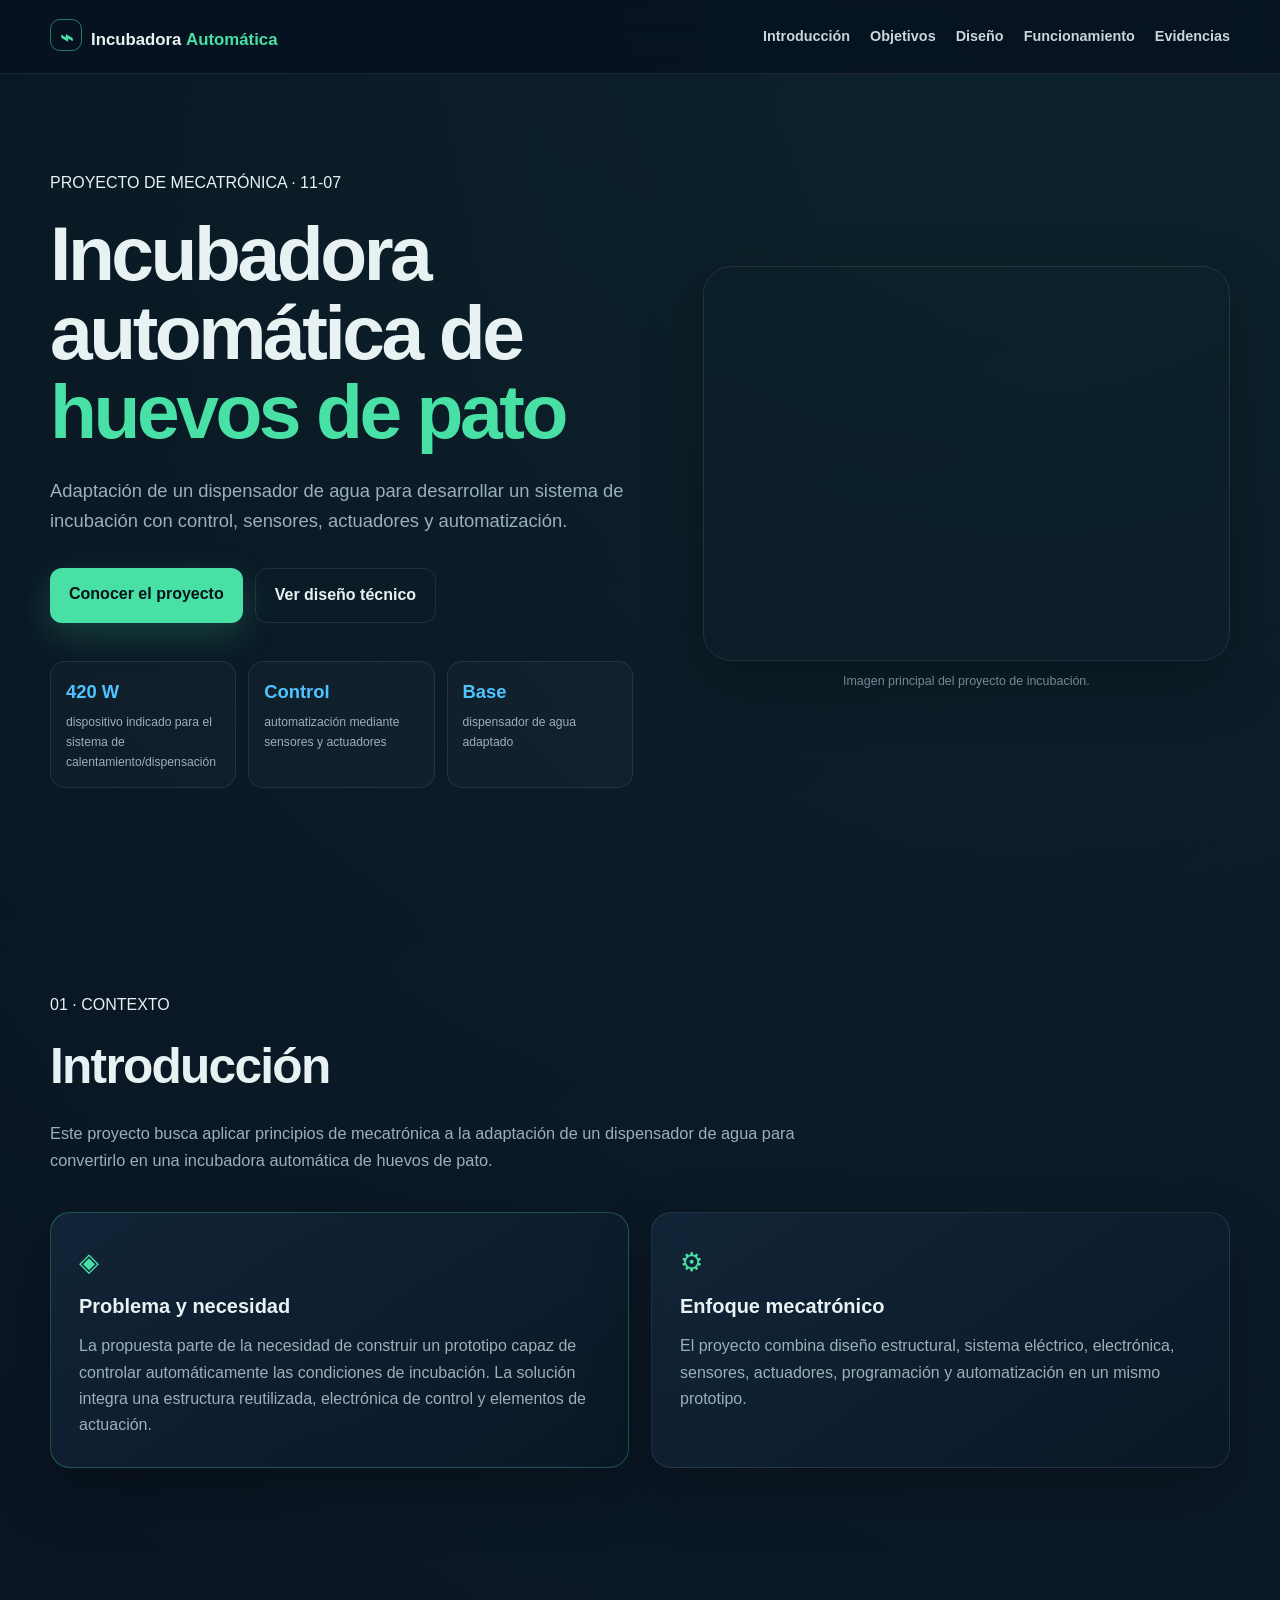
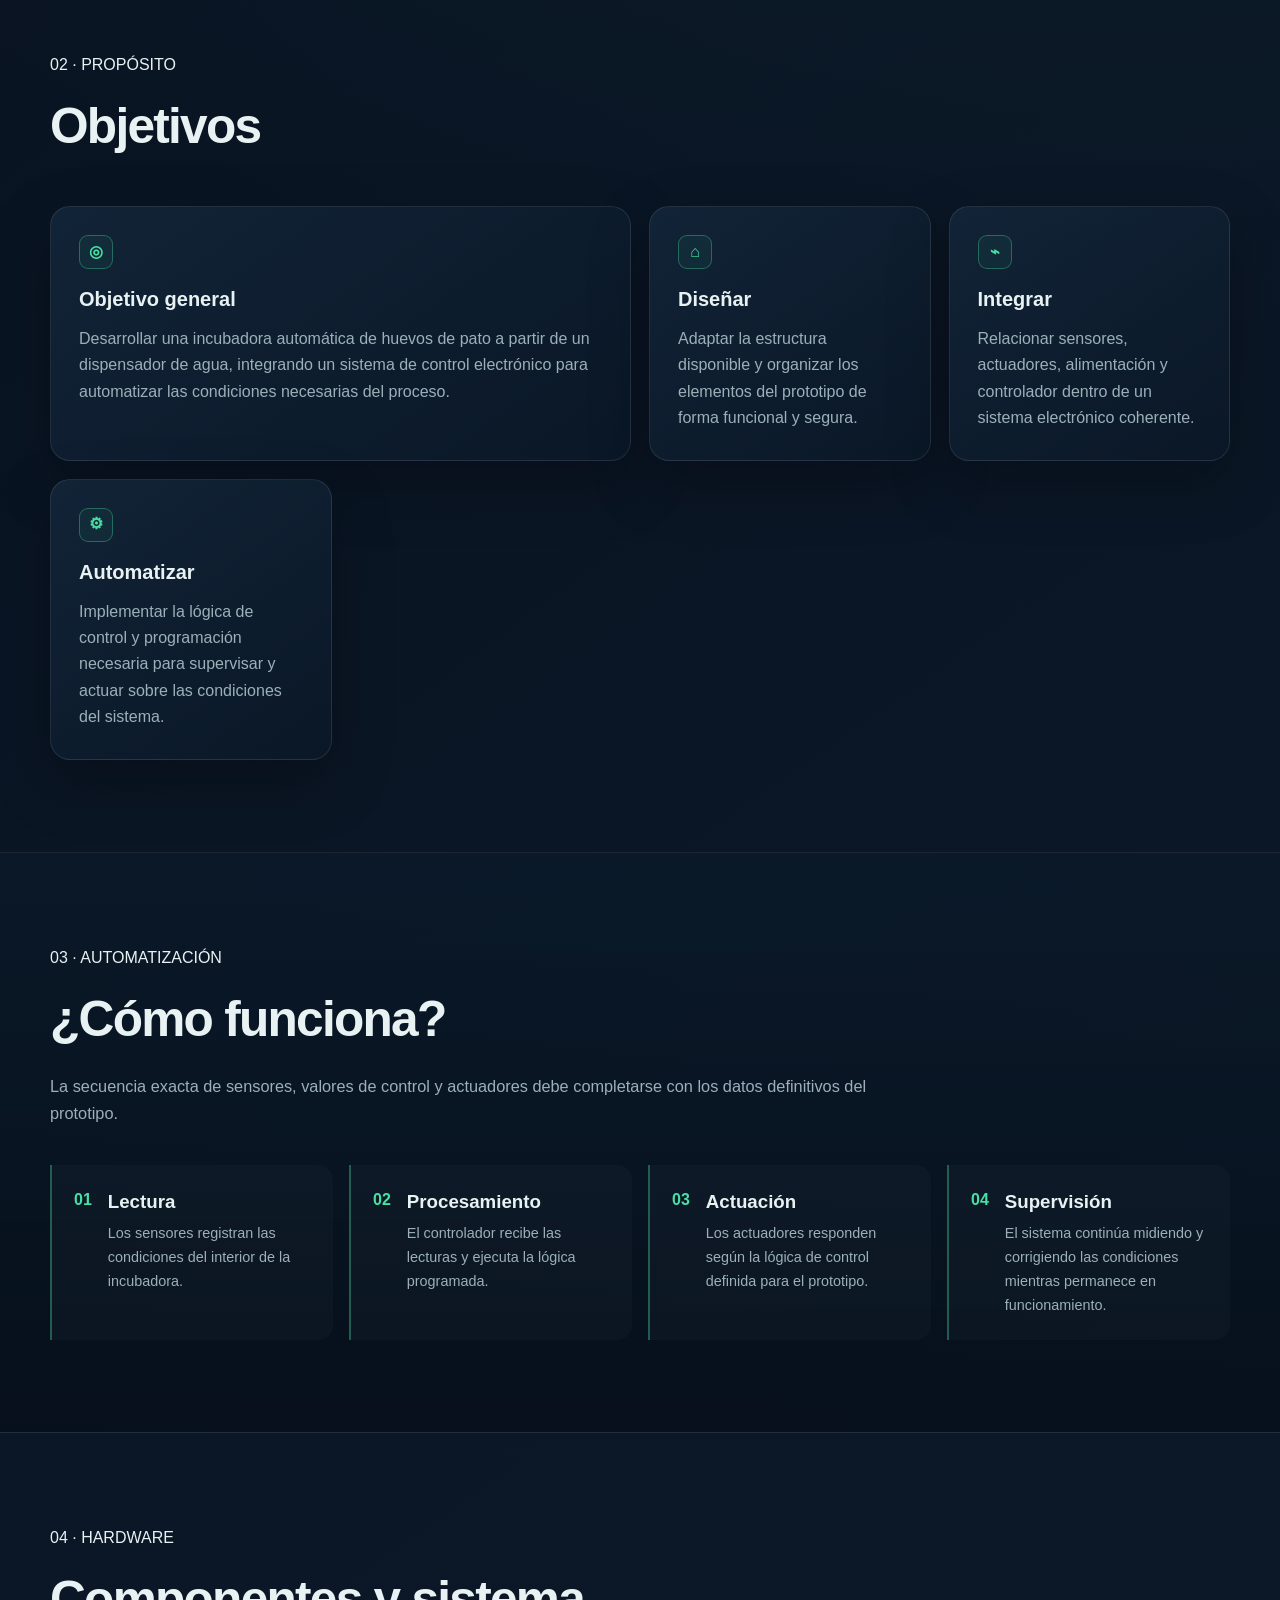
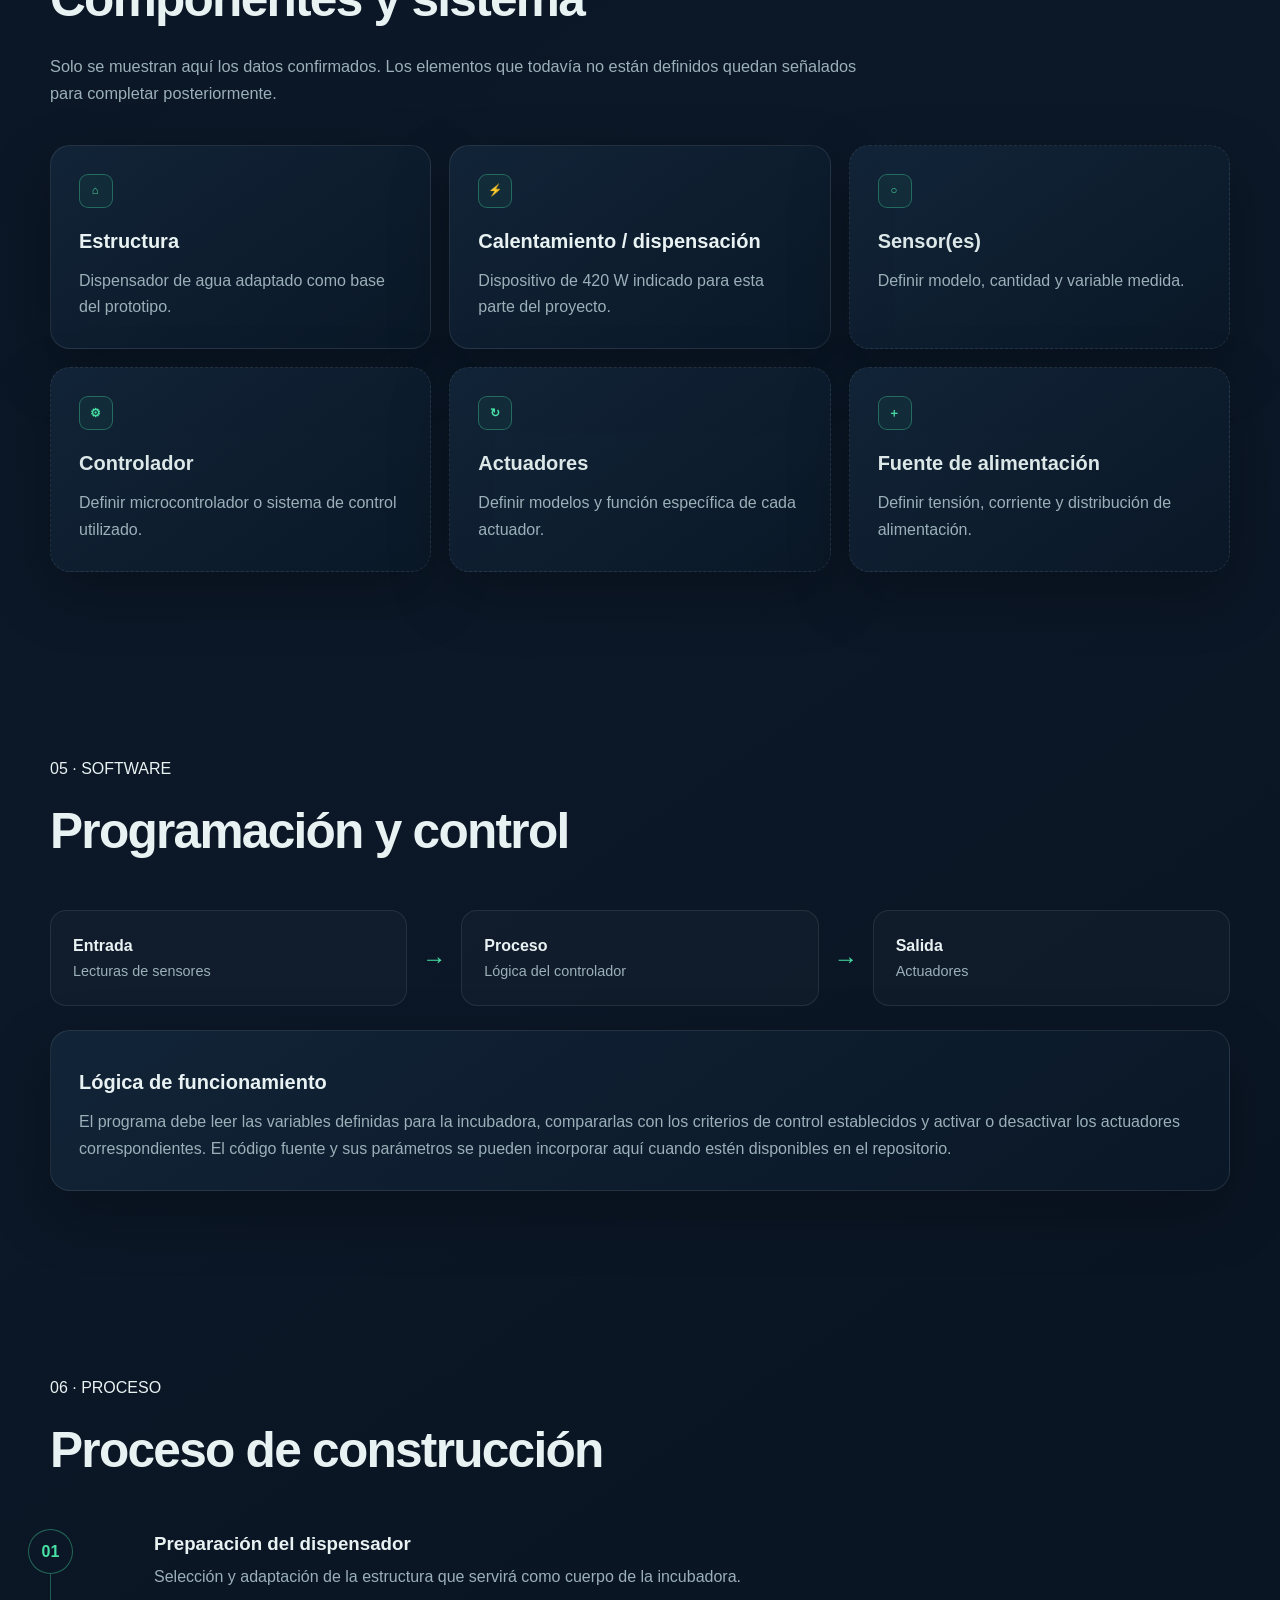
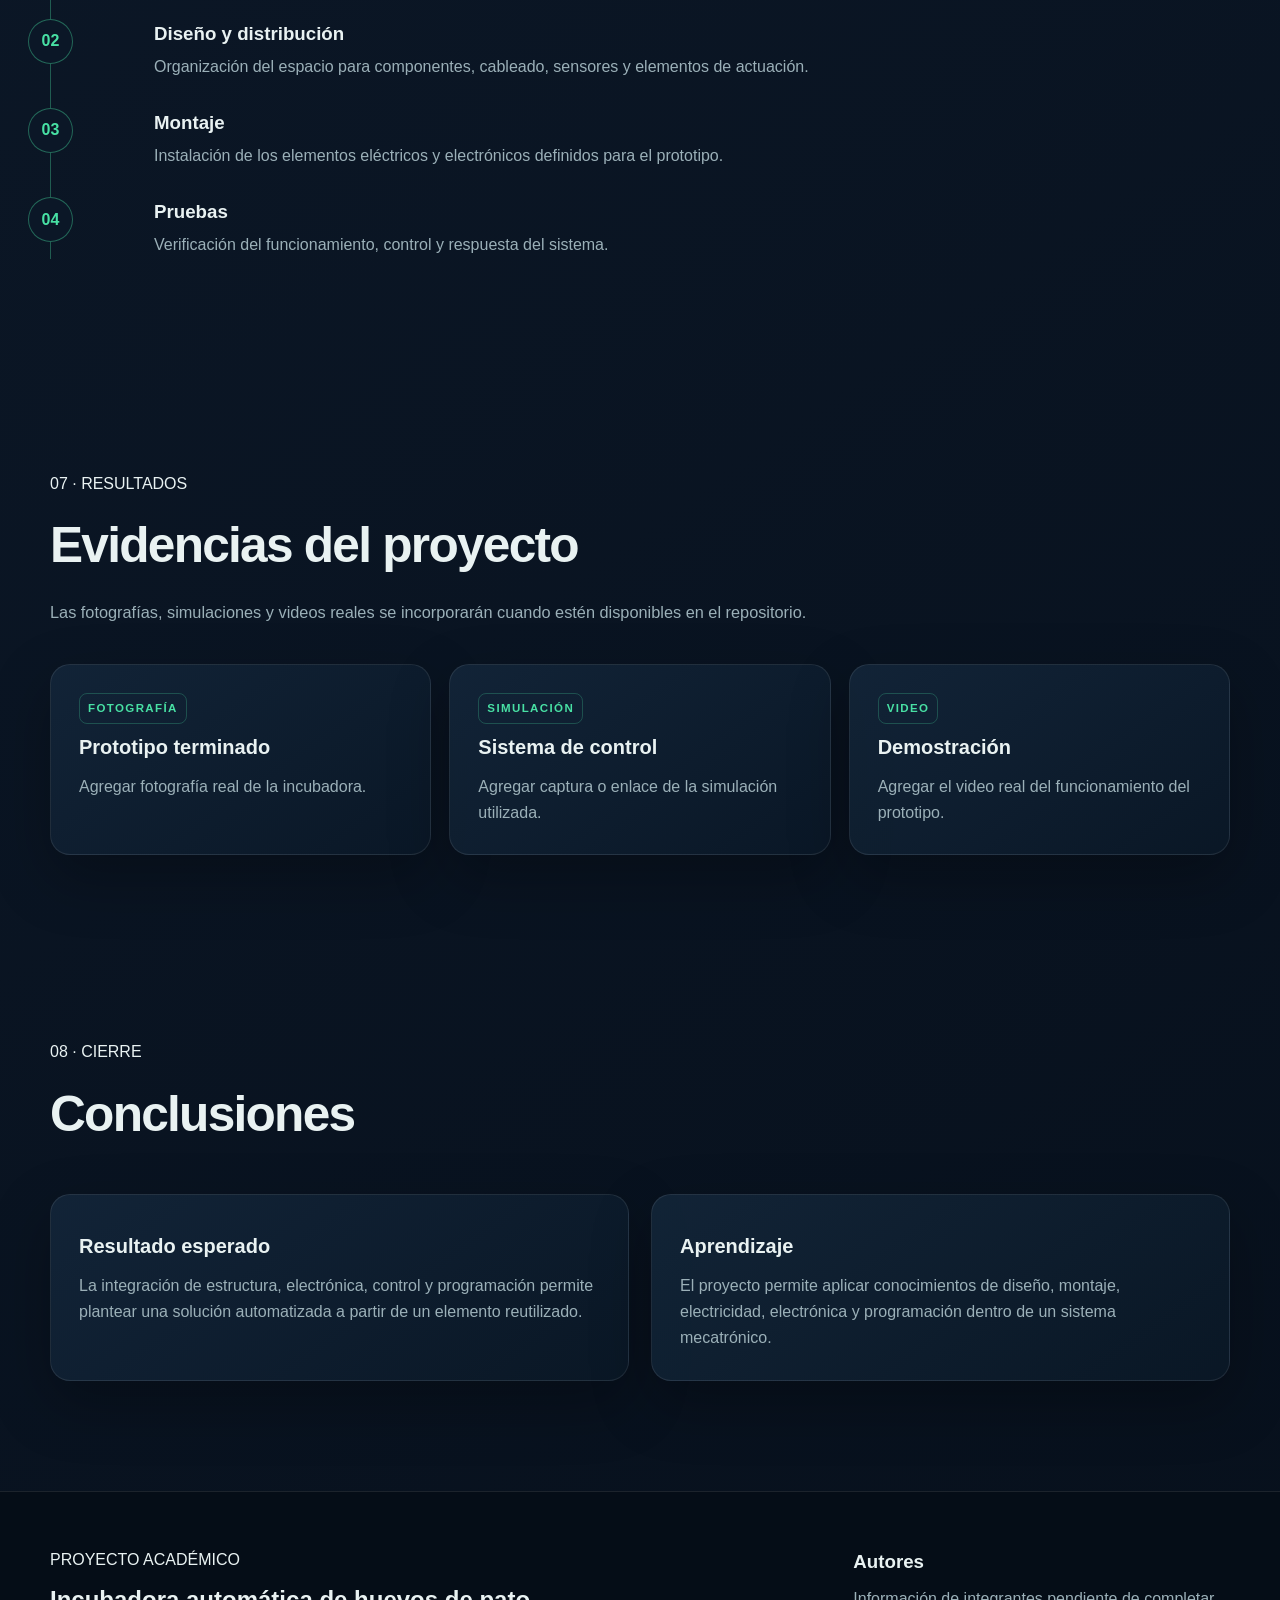
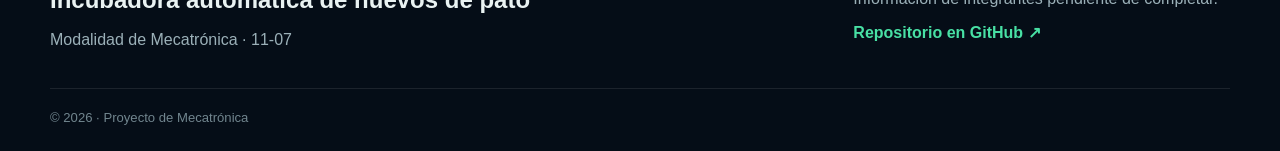
<file: index.html>
<!DOCTYPE html>
<html lang="es">
<head>
    <meta charset="UTF-8">
    <meta name="viewport" content="width=device-width, initial-scale=1.0">
    <meta name="description" content="Incubadora automática de huevos de pato - proyecto de Mecatrónica 11-07.">
    <title>Incubadora Automática de Huevos de Pato | Mecatrónica 11-07</title>
    <link rel="stylesheet" href="./style.css">
</head>
<body>
<header class="site-header" id="inicio">
    <nav class="navbar" aria-label="Navegación principal">
        <a class="brand" href="#inicio"><span class="brand-mark">⌁</span><span>Incubadora <strong>Automática</strong></span></a>
        <div class="nav-links">
            <a href="#introduccion">Introducción</a><a href="#objetivos">Objetivos</a><a href="./design.html">Diseño</a><a href="#funcionamiento">Funcionamiento</a><a href="#evidencias">Evidencias</a>
        </div>
    </nav>
</header>
<main>
<section class="hero section-shell">
    <div class="hero-copy"><span class="eyebrow">PROYECTO DE MECATRÓNICA · 11-07</span><h1>Incubadora automática de <span>huevos de pato</span></h1><p>Adaptación de un dispensador de agua para desarrollar un sistema de incubación con control, sensores, actuadores y automatización.</p><div class="hero-actions"><a class="btn btn-primary" href="#introduccion">Conocer el proyecto</a><a class="btn btn-ghost" href="./design.html">Ver diseño técnico</a></div><div class="hero-specs"><div><strong>420 W</strong><span>dispositivo indicado para el sistema de calentamiento/dispensación</span></div><div><strong>Control</strong><span>automatización mediante sensores y actuadores</span></div><div><strong>Base</strong><span>dispensador de agua adaptado</span></div></div></div>
    <div class="hero-visual"><img src="./img/posicion-huevos-incubadora.jpg" alt="Huevos dentro de una incubadora"><p class="image-note">Imagen principal del proyecto de incubación.</p></div>
</section>
<section class="section-shell" id="introduccion"><div class="section-heading"><span class="eyebrow">01 · CONTEXTO</span><h2>Introducción</h2><p>Este proyecto busca aplicar principios de mecatrónica a la adaptación de un dispensador de agua para convertirlo en una incubadora automática de huevos de pato.</p></div><div class="two-column"><article class="info-panel accent"><span class="panel-icon">◈</span><h3>Problema y necesidad</h3><p>La propuesta parte de la necesidad de construir un prototipo capaz de controlar automáticamente las condiciones de incubación. La solución integra una estructura reutilizada, electrónica de control y elementos de actuación.</p></article><article class="info-panel"><span class="panel-icon">⚙</span><h3>Enfoque mecatrónico</h3><p>El proyecto combina diseño estructural, sistema eléctrico, electrónica, sensores, actuadores, programación y automatización en un mismo prototipo.</p></article></div></section>
<section class="section-shell" id="objetivos"><div class="section-heading"><span class="eyebrow">02 · PROPÓSITO</span><h2>Objetivos</h2></div><div class="cards-grid"><article class="card featured"><span class="card-icon-simple">◎</span><h3>Objetivo general</h3><p>Desarrollar una incubadora automática de huevos de pato a partir de un dispensador de agua, integrando un sistema de control electrónico para automatizar las condiciones necesarias del proceso.</p></article><article class="card"><span class="card-icon-simple">⌂</span><h3>Diseñar</h3><p>Adaptar la estructura disponible y organizar los elementos del prototipo de forma funcional y segura.</p></article><article class="card"><span class="card-icon-simple">⌁</span><h3>Integrar</h3><p>Relacionar sensores, actuadores, alimentación y controlador dentro de un sistema electrónico coherente.</p></article><article class="card"><span class="card-icon-simple">⚙</span><h3>Automatizar</h3><p>Implementar la lógica de control y programación necesaria para supervisar y actuar sobre las condiciones del sistema.</p></article></div></section>
<section class="section-shell dark-section" id="funcionamiento"><div class="section-heading"><span class="eyebrow">03 · AUTOMATIZACIÓN</span><h2>¿Cómo funciona?</h2><p>La secuencia exacta de sensores, valores de control y actuadores debe completarse con los datos definitivos del prototipo.</p></div><div class="steps"><div class="step"><span>01</span><div><h3>Lectura</h3><p>Los sensores registran las condiciones del interior de la incubadora.</p></div></div><div class="step"><span>02</span><div><h3>Procesamiento</h3><p>El controlador recibe las lecturas y ejecuta la lógica programada.</p></div></div><div class="step"><span>03</span><div><h3>Actuación</h3><p>Los actuadores responden según la lógica de control definida para el prototipo.</p></div></div><div class="step"><span>04</span><div><h3>Supervisión</h3><p>El sistema continúa midiendo y corrigiendo las condiciones mientras permanece en funcionamiento.</p></div></div></div></section>
<section class="section-shell" id="componentes"><div class="section-heading"><span class="eyebrow">04 · HARDWARE</span><h2>Componentes y sistema</h2><p>Solo se muestran aquí los datos confirmados. Los elementos que todavía no están definidos quedan señalados para completar posteriormente.</p></div><div class="component-grid"><div class="component"><span class="component-icon">⌂</span><h3>Estructura</h3><p>Dispensador de agua adaptado como base del prototipo.</p></div><div class="component"><span class="component-icon">⚡</span><h3>Calentamiento / dispensación</h3><p>Dispositivo de 420 W indicado para esta parte del proyecto.</p></div><div class="component pending"><span class="component-icon">○</span><h3>Sensor(es)</h3><p>Definir modelo, cantidad y variable medida.</p></div><div class="component pending"><span class="component-icon">⚙</span><h3>Controlador</h3><p>Definir microcontrolador o sistema de control utilizado.</p></div><div class="component pending"><span class="component-icon">↻</span><h3>Actuadores</h3><p>Definir modelos y función específica de cada actuador.</p></div><div class="component pending"><span class="component-icon">＋</span><h3>Fuente de alimentación</h3><p>Definir tensión, corriente y distribución de alimentación.</p></div></div></section>
<section class="section-shell" id="programacion"><div class="section-heading"><span class="eyebrow">05 · SOFTWARE</span><h2>Programación y control</h2></div><div class="code-explainer"><div><strong>Entrada</strong><span>Lecturas de sensores</span></div><div class="arrow">→</div><div><strong>Proceso</strong><span>Lógica del controlador</span></div><div class="arrow">→</div><div><strong>Salida</strong><span>Actuadores</span></div></div><article class="info-panel"><h3>Lógica de funcionamiento</h3><p>El programa debe leer las variables definidas para la incubadora, compararlas con los criterios de control establecidos y activar o desactivar los actuadores correspondientes. El código fuente y sus parámetros se pueden incorporar aquí cuando estén disponibles en el repositorio.</p></article></section>
<section class="section-shell" id="construccion"><div class="section-heading"><span class="eyebrow">06 · PROCESO</span><h2>Proceso de construcción</h2></div><ol class="timeline"><li><span>01</span><div><h3>Preparación del dispensador</h3><p>Selección y adaptación de la estructura que servirá como cuerpo de la incubadora.</p></div></li><li><span>02</span><div><h3>Diseño y distribución</h3><p>Organización del espacio para componentes, cableado, sensores y elementos de actuación.</p></div></li><li><span>03</span><div><h3>Montaje</h3><p>Instalación de los elementos eléctricos y electrónicos definidos para el prototipo.</p></div></li><li><span>04</span><div><h3>Pruebas</h3><p>Verificación del funcionamiento, control y respuesta del sistema.</p></div></li></ol></section>
<section class="section-shell" id="evidencias"><div class="section-heading"><span class="eyebrow">07 · RESULTADOS</span><h2>Evidencias del proyecto</h2><p>Las fotografías, simulaciones y videos reales se incorporarán cuando estén disponibles en el repositorio.</p></div><div class="evidence-grid"><article class="evidence"><span>FOTOGRAFÍA</span><h3>Prototipo terminado</h3><p>Agregar fotografía real de la incubadora.</p></article><article class="evidence"><span>SIMULACIÓN</span><h3>Sistema de control</h3><p>Agregar captura o enlace de la simulación utilizada.</p></article><article class="evidence"><span>VIDEO</span><h3>Demostración</h3><p>Agregar el video real del funcionamiento del prototipo.</p></article></div></section>
<section class="section-shell conclusions"><div class="section-heading"><span class="eyebrow">08 · CIERRE</span><h2>Conclusiones</h2></div><div class="two-column"><article class="info-panel"><h3>Resultado esperado</h3><p>La integración de estructura, electrónica, control y programación permite plantear una solución automatizada a partir de un elemento reutilizado.</p></article><article class="info-panel"><h3>Aprendizaje</h3><p>El proyecto permite aplicar conocimientos de diseño, montaje, electricidad, electrónica y programación dentro de un sistema mecatrónico.</p></article></div></section>
</main>
<footer id="contacto"><div class="footer-inner"><div><span class="eyebrow">PROYECTO ACADÉMICO</span><h2>Incubadora automática de huevos de pato</h2><p>Modalidad de Mecatrónica · 11-07</p></div><div><h3>Autores</h3><p>Información de integrantes pendiente de completar.</p><a href="https://github.com/JuanJainas/PROYECTO-AUTOMA-O" target="_blank" rel="noopener noreferrer">Repositorio en GitHub ↗</a></div></div><p class="footer-copy">© 2026 · Proyecto de Mecatrónica</p></footer>
</body>
</html>
</file>
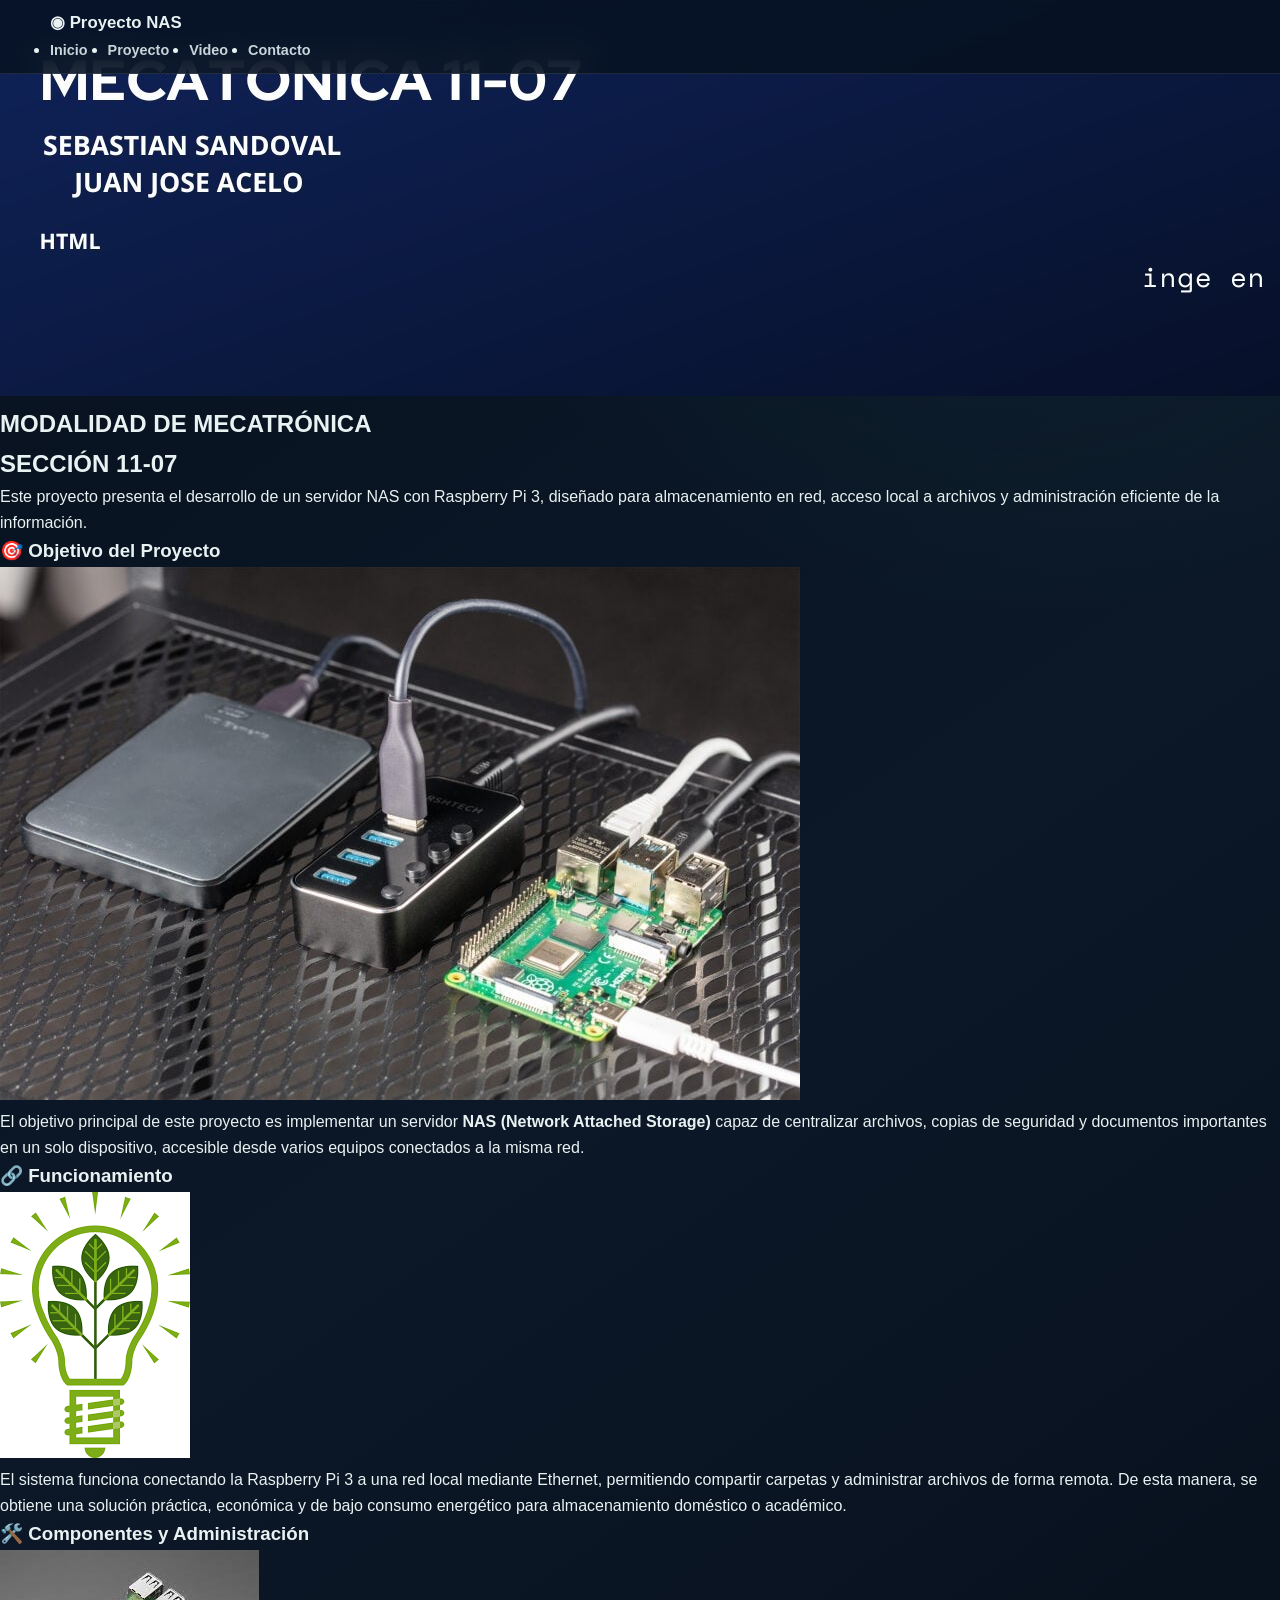
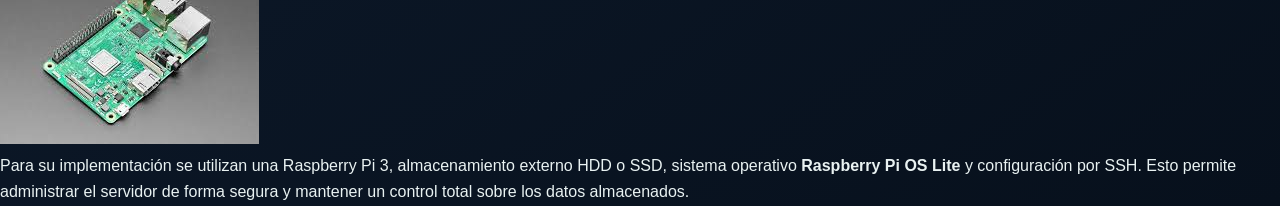
<file: about.html>
<!DOCTYPE html>
<html lang="es">
<head>
    <meta charset="UTF-8">
    <meta name="viewport" content="width=device-width, initial-scale=1.0">
    <title>Proyecto NAS - Raspberry Pi 3</title>
    <link rel="stylesheet" href="./style.css">
</head>
<body>

    <nav class="navbar">
        <div class="nav-contenedor">
            <div class="brand">
                <span class="brand-icon">◉</span>
                <span>Proyecto NAS</span>
            </div>

            <ul class="nav-links">
                <li><a href="./index.html">Inicio</a></li>
                <li><a href="#descripcion">Proyecto</a></li>
                <li><a href="./index.html#video">Video</a></li>
                <li><a href="./index.html#footer-info">Contacto</a></li>
            </ul>
        </div>
    </nav>

    <header id="inicio">
        <div id="banner">
            <img src="./img/banner.jpg.jpg" alt="Banner del proyecto NAS">
        </div>
    </header>

    <main class="contenedor-principal">

        <section class="presentacion">
            <h1 id="titulo">MODALIDAD DE MECATRÓNICA</h1>
            <h2 id="subtitulo">SECCIÓN 11-07</h2>

            <p class="descripcion_intro">
                Este proyecto presenta el desarrollo de un servidor NAS con Raspberry Pi 3, diseñado para almacenamiento en red, acceso local a archivos y administración eficiente de la información.
            </p>
        </section>

        <section id="descripcion">

            <article class="tarjeta_desc">
                <h3><span class="card-icon">🎯</span> Objetivo del Proyecto</h3>
                <img src="img/NAS.jpg" alt="Objetivo del proyecto NAS">
                <p>
                    El objetivo principal de este proyecto es implementar un servidor <b>NAS (Network Attached Storage)</b> capaz de centralizar archivos, copias de seguridad y documentos importantes en un solo dispositivo, accesible desde varios equipos conectados a la misma red.
                </p>
            </article>

            <article class="tarjeta_desc">
                <h3><span class="card-icon">🔗</span> Funcionamiento</h3>
                <img src="img/images.png" alt="Funcionamiento del NAS">
                <p>
                    El sistema funciona conectando la Raspberry Pi 3 a una red local mediante Ethernet, permitiendo compartir carpetas y administrar archivos de forma remota. De esta manera, se obtiene una solución práctica, económica y de bajo consumo energético para almacenamiento doméstico o académico.
                </p>
            </article>

            <article class="tarjeta_desc">
                <h3><span class="card-icon">🛠️</span> Componentes y Administración</h3>
                <img src="img/RaspBerry Pi 3.jfif" alt="Componentes del proyecto NAS">
                <p>
                    Para su implementación se utilizan una Raspberry Pi 3, almacenamiento externo HDD o SSD, sistema operativo <b>Raspberry Pi OS Lite</b> y configuración por SSH. Esto permite administrar el servidor de forma segura y mantener un control total sobre los datos almacenados.
                </p>
            </article>

        </section>
    </main>

    <script>
        if ('scrollRestoration' in history) {
            history.scrollRestoration = 'manual';
        }
        window.onload = () => window.scrollTo(0, 0);
    </script>

</body>
</html>
</file>
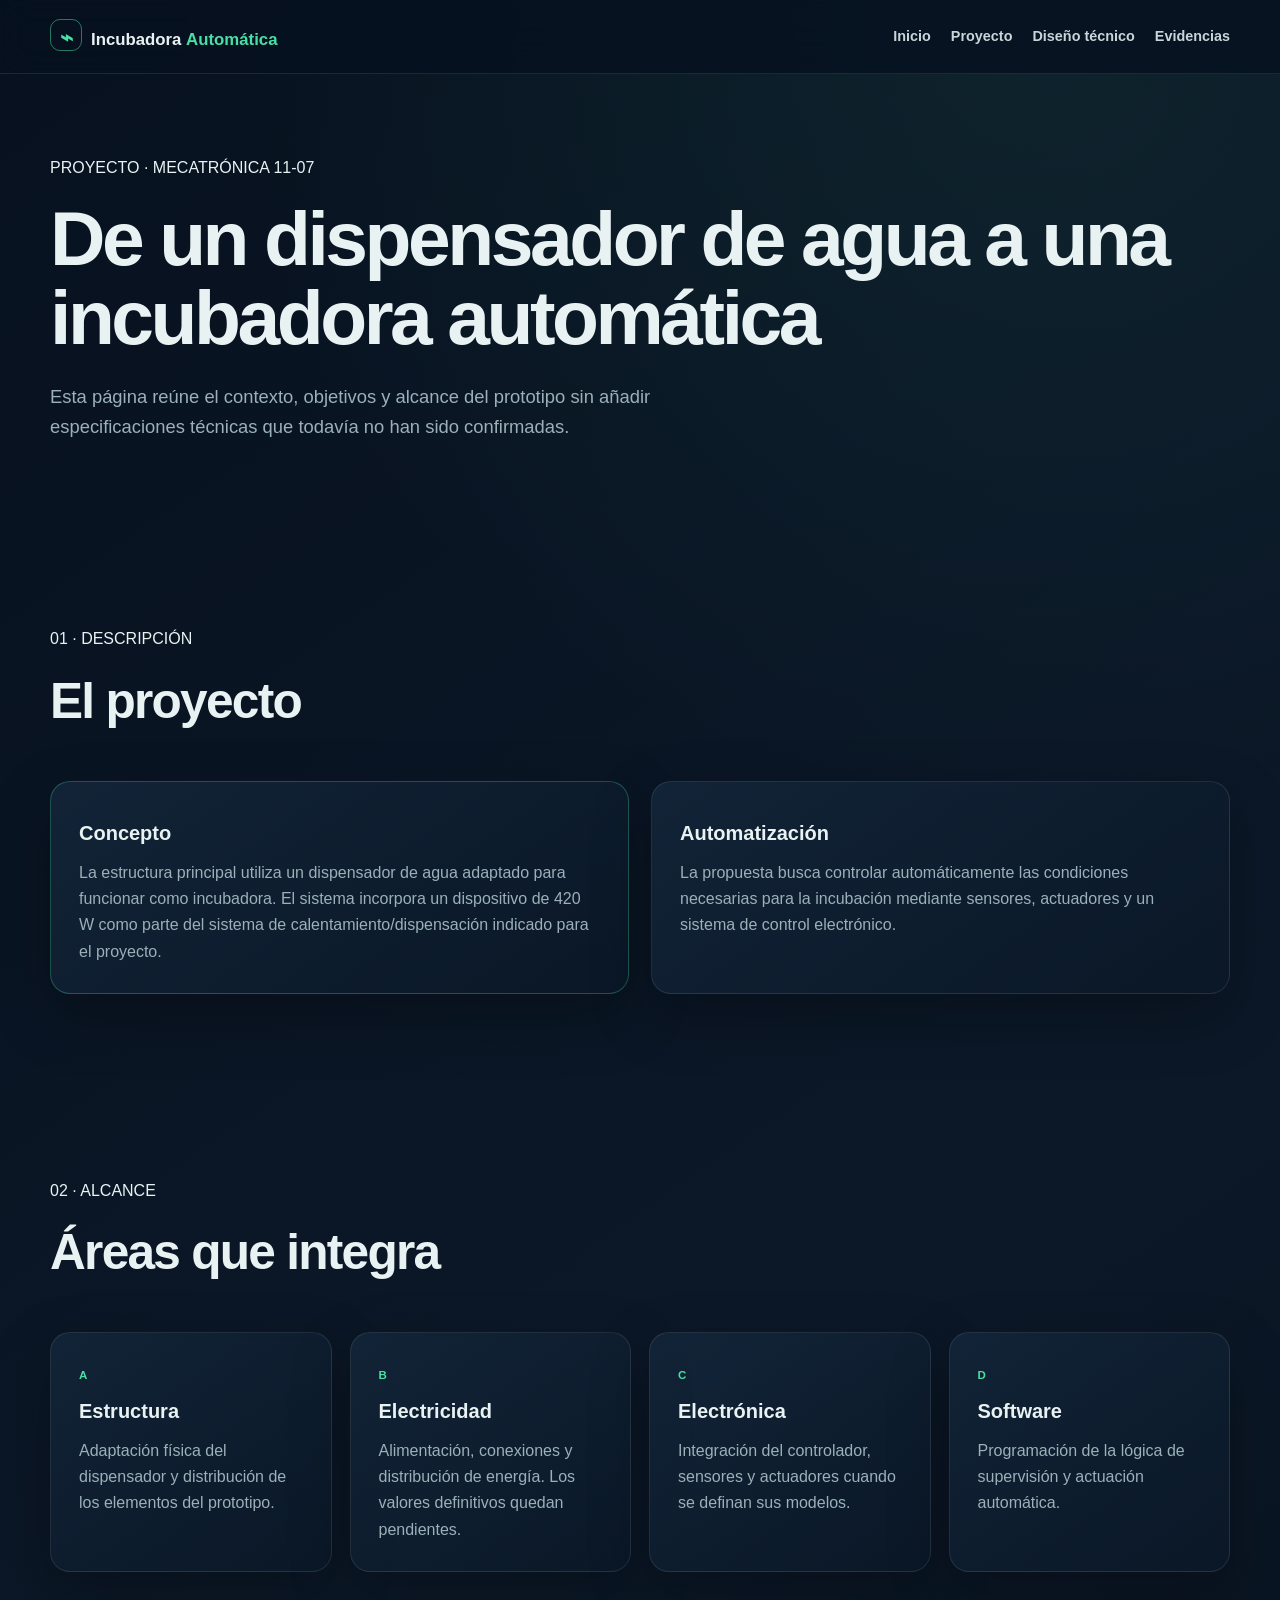
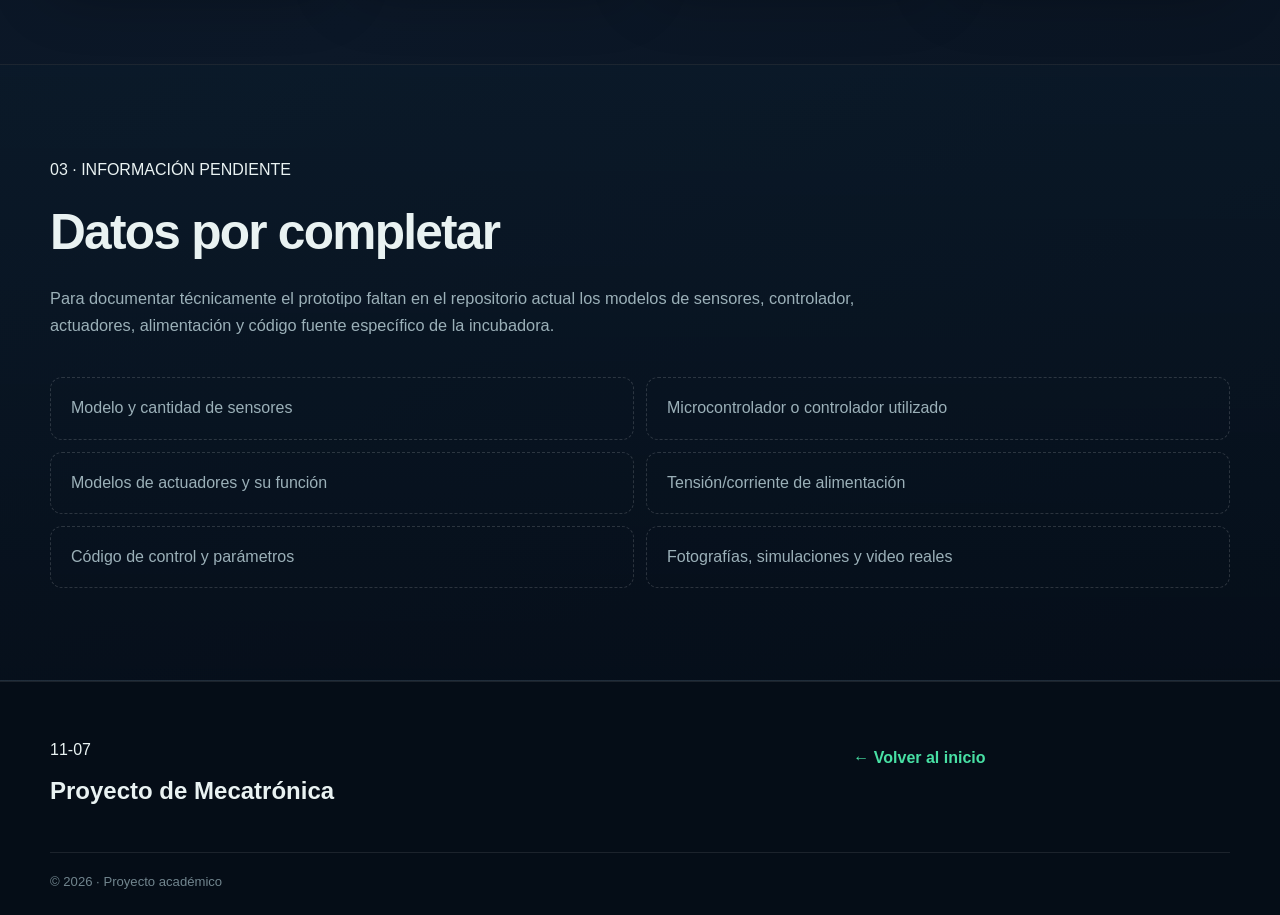
<file: acercade.html>
<!DOCTYPE html>
<html lang="es">
<head><meta charset="UTF-8"><meta name="viewport" content="width=device-width, initial-scale=1.0"><title>Proyecto | Incubadora Automática</title><link rel="stylesheet" href="./style.css"></head>
<body>
<nav class="navbar"><a class="brand" href="./index.html"><span class="brand-mark">⌁</span><span>Incubadora <strong>Automática</strong></span></a><div class="nav-links"><a href="./index.html">Inicio</a><a href="#proyecto">Proyecto</a><a href="./design.html">Diseño técnico</a><a href="./index.html#evidencias">Evidencias</a></div></nav>
<main>
<section class="page-hero section-shell"><span class="eyebrow">PROYECTO · MECATRÓNICA 11-07</span><h1>De un dispensador de agua a una incubadora automática</h1><p>Esta página reúne el contexto, objetivos y alcance del prototipo sin añadir especificaciones técnicas que todavía no han sido confirmadas.</p></section>
<section class="section-shell" id="proyecto"><div class="section-heading"><span class="eyebrow">01 · DESCRIPCIÓN</span><h2>El proyecto</h2></div><div class="two-column"><article class="info-panel accent"><h3>Concepto</h3><p>La estructura principal utiliza un dispensador de agua adaptado para funcionar como incubadora. El sistema incorpora un dispositivo de 420 W como parte del sistema de calentamiento/dispensación indicado para el proyecto.</p></article><article class="info-panel"><h3>Automatización</h3><p>La propuesta busca controlar automáticamente las condiciones necesarias para la incubación mediante sensores, actuadores y un sistema de control electrónico.</p></article></div></section>
<section class="section-shell"><div class="section-heading"><span class="eyebrow">02 · ALCANCE</span><h2>Áreas que integra</h2></div><div class="cards-grid"><article class="card"><span class="card-number">A</span><h3>Estructura</h3><p>Adaptación física del dispensador y distribución de los elementos del prototipo.</p></article><article class="card"><span class="card-number">B</span><h3>Electricidad</h3><p>Alimentación, conexiones y distribución de energía. Los valores definitivos quedan pendientes.</p></article><article class="card"><span class="card-number">C</span><h3>Electrónica</h3><p>Integración del controlador, sensores y actuadores cuando se definan sus modelos.</p></article><article class="card"><span class="card-number">D</span><h3>Software</h3><p>Programación de la lógica de supervisión y actuación automática.</p></article></div></section>
<section class="section-shell dark-section"><div class="section-heading"><span class="eyebrow">03 · INFORMACIÓN PENDIENTE</span><h2>Datos por completar</h2><p>Para documentar técnicamente el prototipo faltan en el repositorio actual los modelos de sensores, controlador, actuadores, alimentación y código fuente específico de la incubadora.</p></div><div class="pending-list"><div>Modelo y cantidad de sensores</div><div>Microcontrolador o controlador utilizado</div><div>Modelos de actuadores y su función</div><div>Tensión/corriente de alimentación</div><div>Código de control y parámetros</div><div>Fotografías, simulaciones y video reales</div></div></section>
</main>
<footer><div class="footer-inner"><div><span class="eyebrow">11-07</span><h2>Proyecto de Mecatrónica</h2></div><div><a href="./index.html">← Volver al inicio</a></div></div><p class="footer-copy">© 2026 · Proyecto académico</p></footer>
</body></html>
</file>
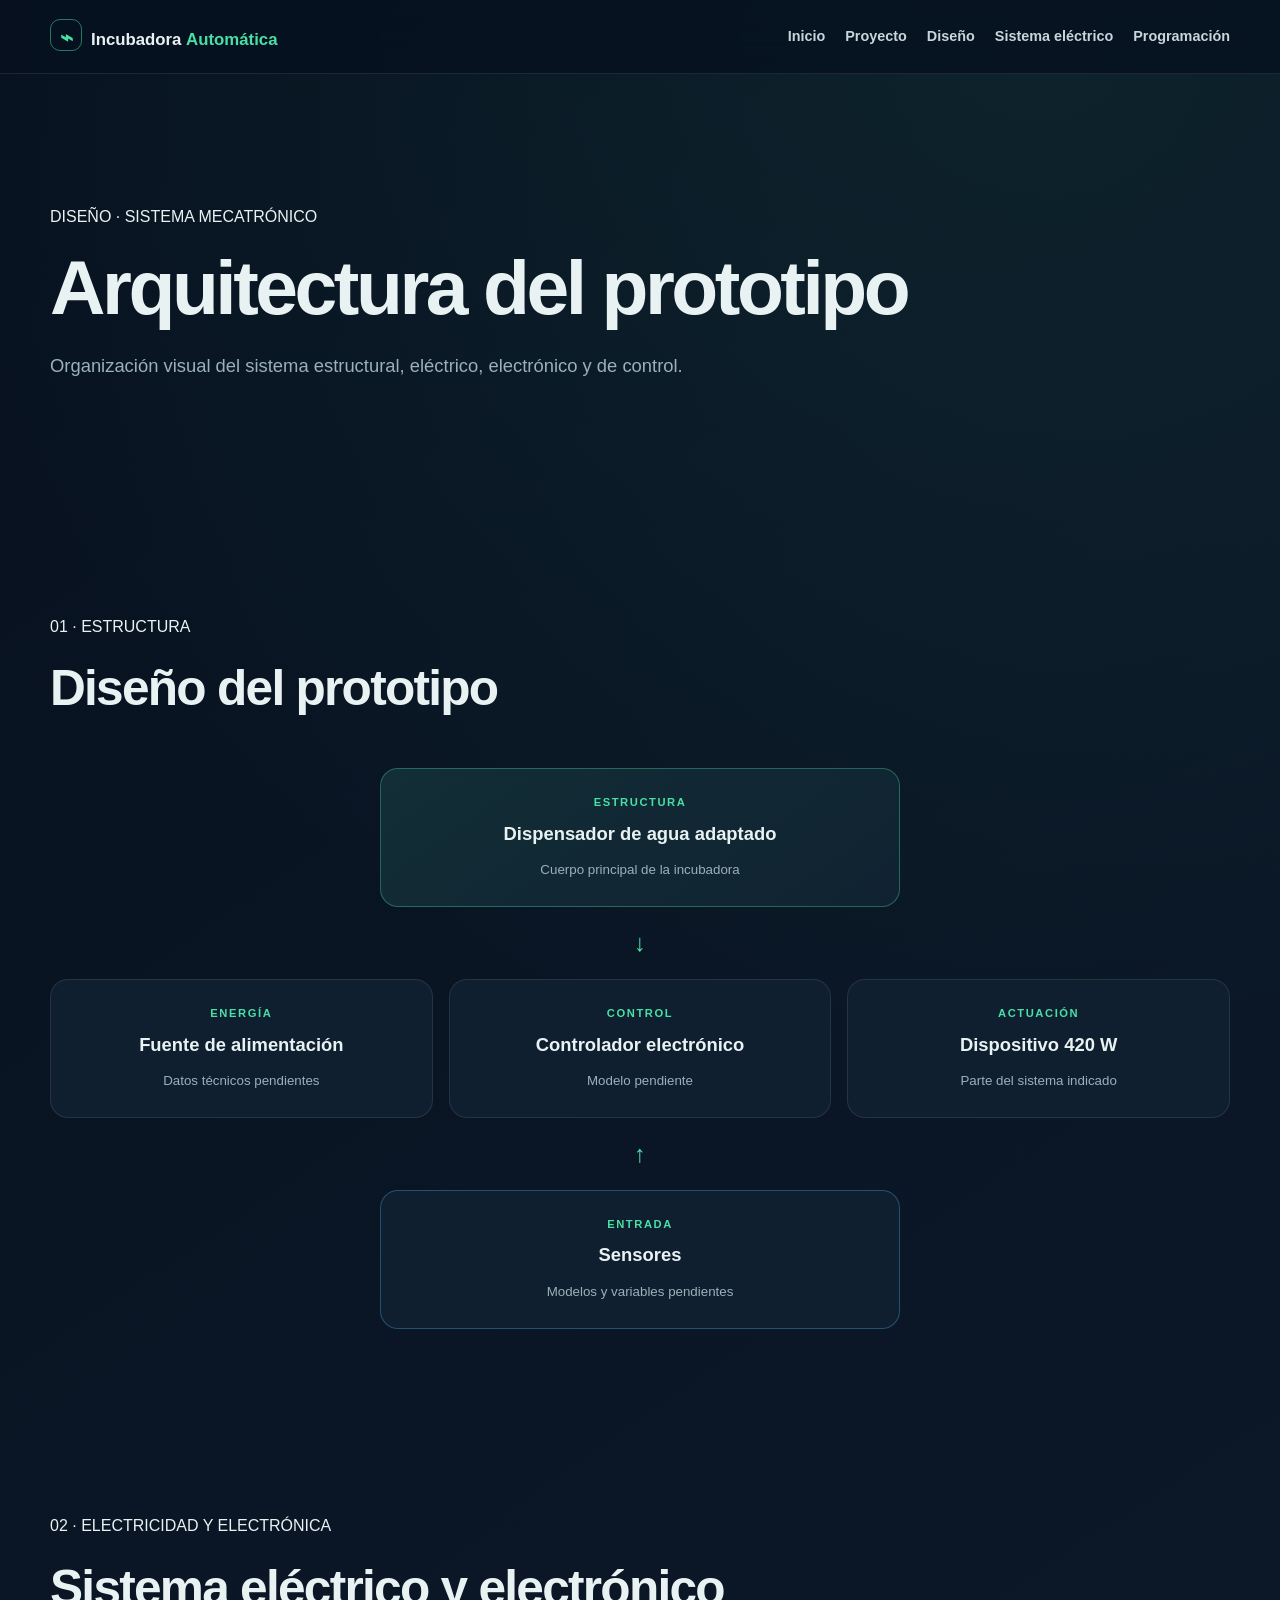
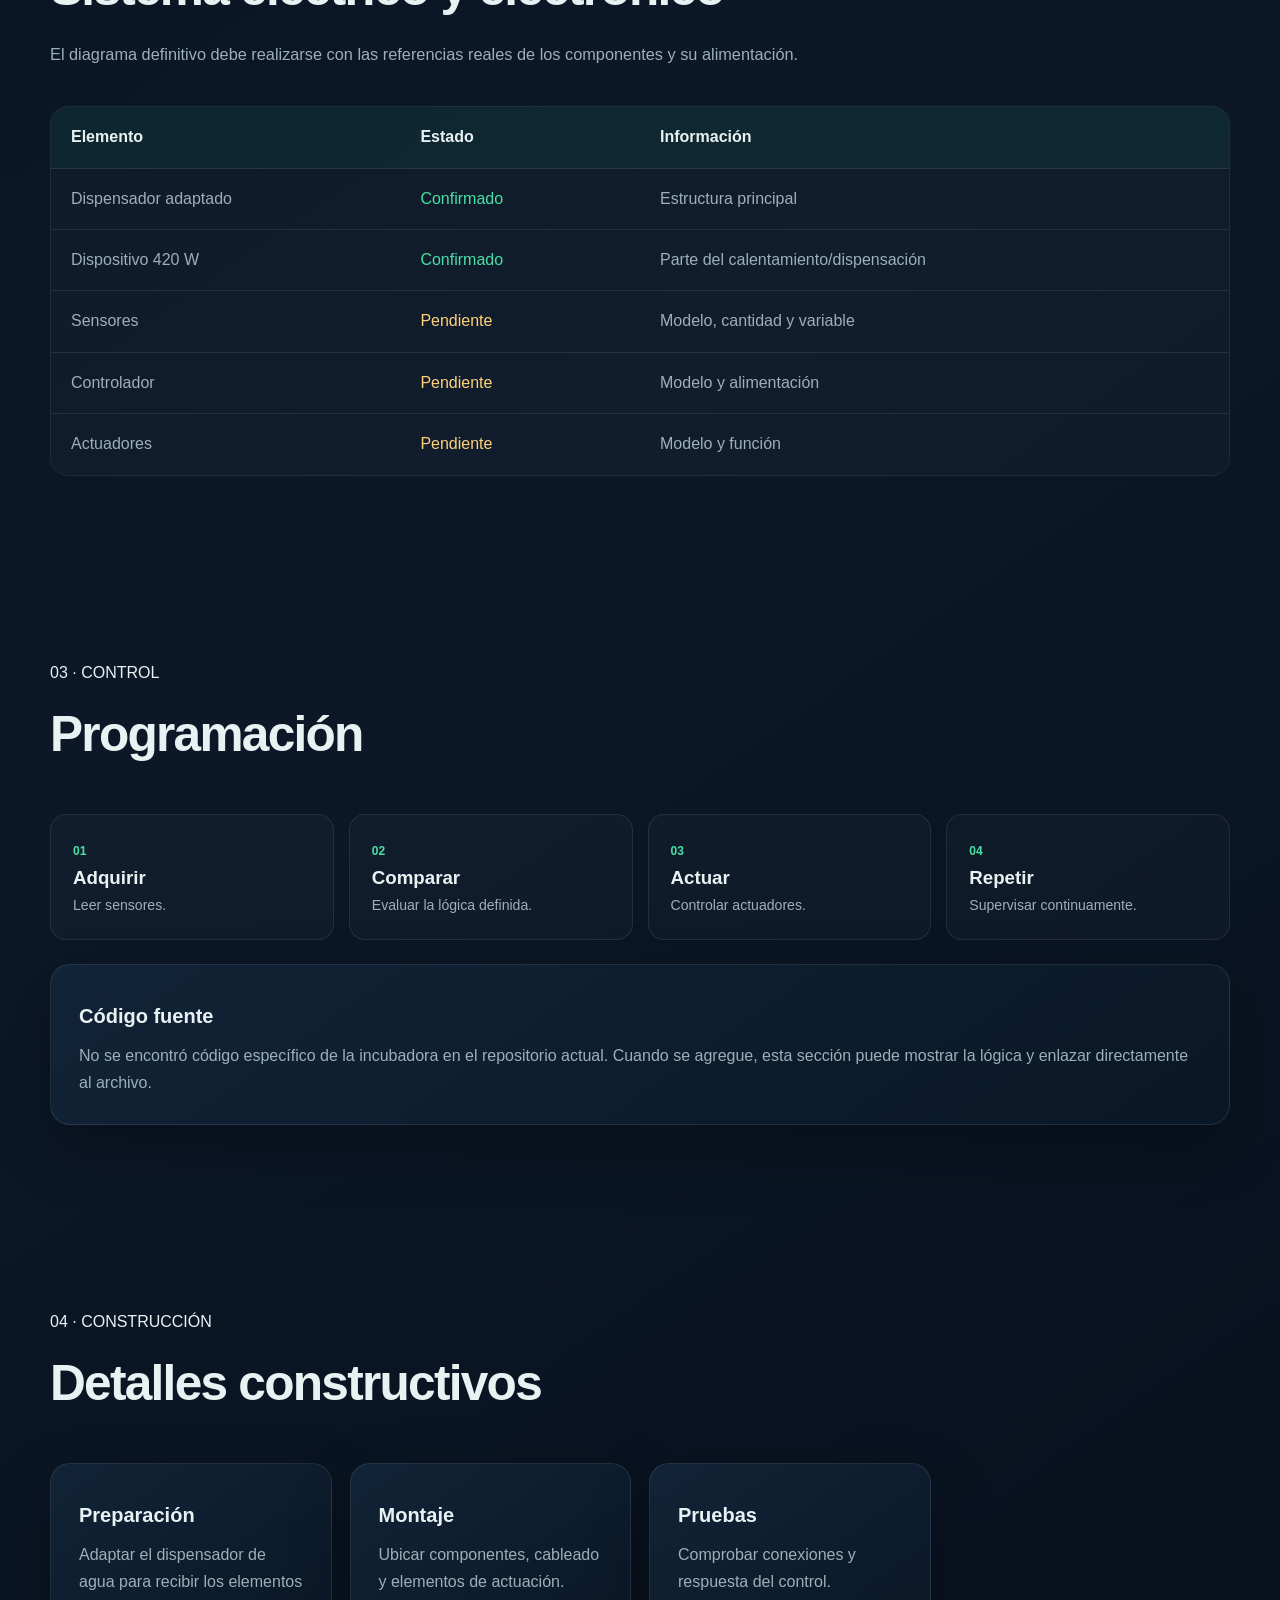
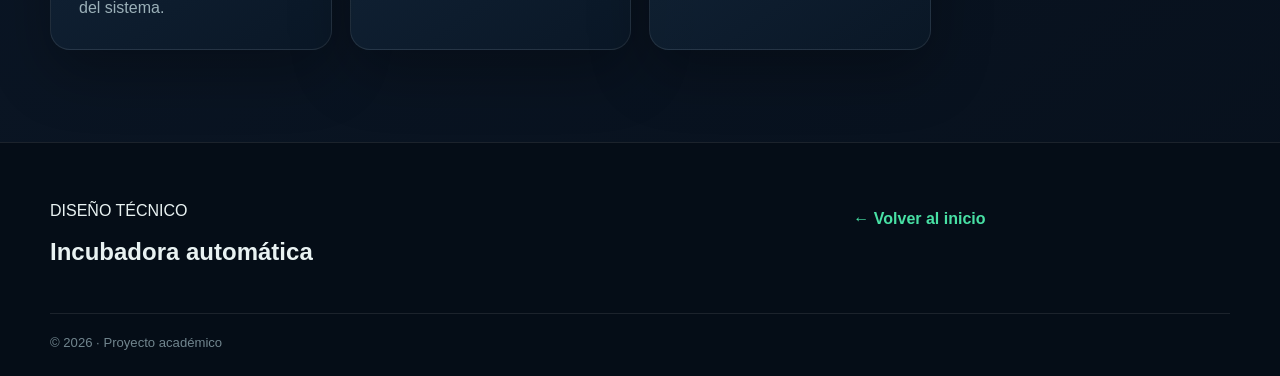
<file: design.html>
<!DOCTYPE html>
<html lang="es">
<head><meta charset="UTF-8"><meta name="viewport" content="width=device-width, initial-scale=1.0"><title>Diseño técnico | Incubadora Automática</title><link rel="stylesheet" href="./style.css"></head>
<body>
<nav class="navbar"><a class="brand" href="./index.html"><span class="brand-mark">⌁</span><span>Incubadora <strong>Automática</strong></span></a><div class="nav-links"><a href="./index.html">Inicio</a><a href="./acercade.html">Proyecto</a><a href="#arquitectura">Diseño</a><a href="#electrico">Sistema eléctrico</a><a href="#programacion">Programación</a></div></nav>
<main>
<section class="page-hero section-shell"><span class="eyebrow">DISEÑO · SISTEMA MECATRÓNICO</span><h1>Arquitectura del prototipo</h1><p>Organización visual del sistema estructural, eléctrico, electrónico y de control.</p></section>
<section class="section-shell" id="arquitectura"><div class="section-heading"><span class="eyebrow">01 · ESTRUCTURA</span><h2>Diseño del prototipo</h2></div><div class="architecture"><div class="architecture-box main-box"><span>ESTRUCTURA</span><strong>Dispensador de agua adaptado</strong><small>Cuerpo principal de la incubadora</small></div><div class="architecture-line">↓</div><div class="architecture-row"><div class="architecture-box"><span>ENERGÍA</span><strong>Fuente de alimentación</strong><small>Datos técnicos pendientes</small></div><div class="architecture-box"><span>CONTROL</span><strong>Controlador electrónico</strong><small>Modelo pendiente</small></div><div class="architecture-box"><span>ACTUACIÓN</span><strong>Dispositivo 420 W</strong><small>Parte del sistema indicado</small></div></div><div class="architecture-line">↑</div><div class="architecture-box sensor-box"><span>ENTRADA</span><strong>Sensores</strong><small>Modelos y variables pendientes</small></div></div></section>
<section class="section-shell" id="electrico"><div class="section-heading"><span class="eyebrow">02 · ELECTRICIDAD Y ELECTRÓNICA</span><h2>Sistema eléctrico y electrónico</h2><p>El diagrama definitivo debe realizarse con las referencias reales de los componentes y su alimentación.</p></div><div class="table-like"><div><strong>Elemento</strong><strong>Estado</strong><strong>Información</strong></div><div><span>Dispensador adaptado</span><span class="ok">Confirmado</span><span>Estructura principal</span></div><div><span>Dispositivo 420 W</span><span class="ok">Confirmado</span><span>Parte del calentamiento/dispensación</span></div><div><span>Sensores</span><span class="pending-tag">Pendiente</span><span>Modelo, cantidad y variable</span></div><div><span>Controlador</span><span class="pending-tag">Pendiente</span><span>Modelo y alimentación</span></div><div><span>Actuadores</span><span class="pending-tag">Pendiente</span><span>Modelo y función</span></div></div></section>
<section class="section-shell" id="programacion"><div class="section-heading"><span class="eyebrow">03 · CONTROL</span><h2>Programación</h2></div><div class="flow"><div><b>01</b><h3>Adquirir</h3><p>Leer sensores.</p></div><div><b>02</b><h3>Comparar</h3><p>Evaluar la lógica definida.</p></div><div><b>03</b><h3>Actuar</h3><p>Controlar actuadores.</p></div><div><b>04</b><h3>Repetir</h3><p>Supervisar continuamente.</p></div></div><article class="info-panel"><h3>Código fuente</h3><p>No se encontró código específico de la incubadora en el repositorio actual. Cuando se agregue, esta sección puede mostrar la lógica y enlazar directamente al archivo.</p></article></section>
<section class="section-shell"><div class="section-heading"><span class="eyebrow">04 · CONSTRUCCIÓN</span><h2>Detalles constructivos</h2></div><div class="cards-grid"><article class="card"><h3>Preparación</h3><p>Adaptar el dispensador de agua para recibir los elementos del sistema.</p></article><article class="card"><h3>Montaje</h3><p>Ubicar componentes, cableado y elementos de actuación.</p></article><article class="card"><h3>Pruebas</h3><p>Comprobar conexiones y respuesta del control.</p></article></div></section>
</main>
<footer><div class="footer-inner"><div><span class="eyebrow">DISEÑO TÉCNICO</span><h2>Incubadora automática</h2></div><div><a href="./index.html">← Volver al inicio</a></div></div><p class="footer-copy">© 2026 · Proyecto académico</p></footer>
</body></html>
</file>
<file: style.css>
*{margin:0;padding:0;box-sizing:border-box}
:root{--bg:#07111f;--bg2:#0b1727;--panel:#101f30;--panel2:#13263a;--text:#e9f2f2;--muted:#9bb0b8;--accent:#48e0a4;--accent2:#4fc3ff;--line:rgba(255,255,255,.09);--shadow:0 22px 60px rgba(0,0,0,.28)}
html{scroll-behavior:smooth;scroll-padding-top:90px}
body{background:radial-gradient(circle at 80% 0%,rgba(72,224,164,.08),transparent 30%),linear-gradient(145deg,var(--bg),#0c1828 55%,#07101c);color:var(--text);font-family:Inter,Segoe UI,Arial,sans-serif;line-height:1.65;min-width:320px}
a{color:inherit}.navbar{position:fixed;z-index:1000;top:0;left:0;width:100%;min-height:74px;padding:0 max(20px,calc((100% - 1180px)/2));display:flex;align-items:center;justify-content:space-between;gap:24px;background:rgba(7,17,31,.84);backdrop-filter:blur(16px);border-bottom:1px solid var(--line)}
.brand{text-decoration:none;font-size:1.05rem;font-weight:600;white-space:nowrap}.brand strong{color:var(--accent)}.brand-mark{display:inline-grid;place-items:center;width:32px;height:32px;margin-right:9px;border:1px solid rgba(72,224,164,.5);border-radius:10px;color:var(--accent);font-size:1.35rem}.nav-links{display:flex;flex-wrap:wrap;justify-content:flex-end;gap:20px}.nav-links a{text-decoration:none;color:#c8d5da;font-size:.9rem;font-weight:600;transition:.2s}.nav-links a:hover{color:var(--accent)}
.section-shell{width:min(1180px,calc(100% - 40px));margin:0 auto;padding:92px 0}.hero{min-height:100vh;padding-top:150px;display:grid;grid-template-columns:1.05fr .95fr;gap:70px;align-items:center}.hero-copy h1,.page-hero h1{font-size:clamp(2.6rem,6vw,5.2rem);line-height:1.03;letter-spacing:-.045em;margin:18px 0 24px}.hero-copy h1 span{color:var(--accent)}.hero-copy>p,.page-hero p{font-size:1.15rem;color:var(--muted);max-width:680px}.hero-actions{display:flex;gap:12px;flex-wrap:wrap;margin:32px 0}.btn{display:inline-block;padding:13px 19px;border-radius:12px;text-decoration:none;font-weight:800}.btn-primary{background:var(--accent);color:#061219;box-shadow:0 12px 35px rgba(72,224,164,.2)}.btn-ghost{border:1px solid var(--line);color:var(--text)}.hero-specs{display:grid;grid-template-columns:repeat(3,1fr);gap:12px;margin-top:38px}.hero-specs div{padding:15px;border:1px solid var(--line);border-radius:15px;background:rgba(255,255,255,.025)}.hero-specs strong,.hero-specs span{display:block}.hero-specs strong{font-size:1.15rem;color:var(--accent2)}.hero-specs span{font-size:.76rem;color:var(--muted);margin-top:5px}.hero-visual{position:relative}.hero-visual img{width:100%;display:block;aspect-ratio:4/3;object-fit:cover;border-radius:28px;border:1px solid var(--line);box-shadow:var(--shadow)}.image-note{margin-top:10px;text-align:center;color:#738993;font-size:.78rem}
.section-heading{max-width:820px;margin-bottom:38px}.section-heading h2{font-size:clamp(2rem,4vw,3.1rem);letter-spacing:-.035em;margin:8px 0 12px}.section-heading p{color:var(--muted);font-size:1.02rem}.two-column{display:grid;grid-template-columns:repeat(2,1fr);gap:22px}.info-panel,.card,.evidence,.component{background:linear-gradient(145deg,rgba(19,38,58,.88),rgba(10,24,39,.88));border:1px solid var(--line);border-radius:20px;padding:28px;box-shadow:var(--shadow)}.info-panel.accent{border-color:rgba(72,224,164,.28)}.info-panel h3,.card h3,.evidence h3,.component h3{margin:7px 0 10px;font-size:1.25rem}.info-panel p,.card p,.evidence p,.component p{color:var(--muted)}.panel-icon{color:var(--accent);font-size:1.6rem}.cards-grid{display:grid;grid-template-columns:repeat(4,1fr);gap:18px}.card{transition:transform .25s,border-color .25s}.card:hover,.component:hover,.evidence:hover{transform:translateY(-5px);border-color:rgba(72,224,164,.3)}.card.featured{grid-column:span 2}.card-number,.component span,.evidence span{color:var(--accent);font-size:.72rem;letter-spacing:.12em;font-weight:800}.card-icon-simple,.component-icon{display:inline-grid;place-items:center;width:34px;height:34px;margin-bottom:7px;border:1px solid rgba(72,224,164,.35);border-radius:9px;color:var(--accent);font-size:1rem;font-weight:700;background:rgba(72,224,164,.05)}.component-icon{margin-bottom:10px}.dark-section{max-width:none;width:100%;padding-left:max(20px,calc((100% - 1180px)/2));padding-right:max(20px,calc((100% - 1180px)/2));background:linear-gradient(180deg,rgba(10,27,42,.55),rgba(4,12,22,.65));border-top:1px solid var(--line);border-bottom:1px solid var(--line)}.steps{display:grid;grid-template-columns:repeat(4,1fr);gap:16px}.step{display:flex;gap:16px;padding:22px;border-left:2px solid rgba(72,224,164,.35);background:rgba(255,255,255,.025);border-radius:0 15px 15px 0}.step>span{color:var(--accent);font-weight:900}.step h3{margin-bottom:5px}.step p{color:var(--muted);font-size:.9rem}.component-grid{display:grid;grid-template-columns:repeat(3,1fr);gap:18px}.component.pending{border-style:dashed}.component.pending h3{color:#dce7e8}.code-explainer,.flow{display:grid;grid-template-columns:1fr auto 1fr auto 1fr;align-items:center;gap:15px;margin-bottom:24px}.code-explainer>div,.flow>div{padding:22px;border:1px solid var(--line);border-radius:16px;background:rgba(255,255,255,.025)}.code-explainer strong,.code-explainer span{display:block}.code-explainer span{color:var(--muted);font-size:.9rem}.arrow{border:0!important;background:transparent!important;color:var(--accent);font-size:1.5rem;padding:0!important}.timeline{list-style:none;border-left:1px solid rgba(72,224,164,.35);padding-left:28px}.timeline li{position:relative;display:grid;grid-template-columns:55px 1fr;gap:20px;margin:0 0 28px}.timeline li>span{display:grid;place-items:center;width:45px;height:45px;margin-left:-51px;border-radius:50%;background:var(--bg2);border:1px solid rgba(72,224,164,.4);color:var(--accent);font-weight:800}.timeline h3{margin-bottom:4px}.timeline p{color:var(--muted)}.evidence-grid{display:grid;grid-template-columns:repeat(3,1fr);gap:18px}.evidence{min-height:170px}.evidence span{display:inline-block;border:1px solid rgba(72,224,164,.25);padding:5px 8px;border-radius:8px}.conclusions{padding-bottom:110px}
.page-hero{padding-top:155px;min-height:58vh;display:flex;flex-direction:column;justify-content:center}.pending-list{display:grid;grid-template-columns:repeat(2,1fr);gap:12px}.pending-list div{padding:17px 20px;border:1px dashed rgba(255,255,255,.15);border-radius:12px;color:var(--muted)}.architecture{display:flex;flex-direction:column;align-items:center;gap:16px}.architecture-box{width:min(520px,100%);padding:24px;border:1px solid var(--line);border-radius:18px;background:var(--panel);text-align:center}.architecture-box span{display:block;color:var(--accent);font-size:.7rem;font-weight:800;letter-spacing:.14em}.architecture-box strong{display:block;font-size:1.15rem;margin:7px}.architecture-box small{color:var(--muted)}.main-box{border-color:rgba(72,224,164,.35);background:linear-gradient(145deg,#122e36,#102231)}.architecture-row{width:100%;display:grid;grid-template-columns:repeat(3,1fr);gap:16px}.architecture-row .architecture-box{width:100%}.architecture-line{color:var(--accent);font-size:1.5rem}.sensor-box{border-color:rgba(79,195,255,.3)}.table-like{border:1px solid var(--line);border-radius:18px;overflow:hidden}.table-like>div{display:grid;grid-template-columns:1.2fr .8fr 2fr;gap:20px;padding:17px 20px;border-bottom:1px solid var(--line);background:rgba(255,255,255,.02)}.table-like>div:last-child{border-bottom:0}.table-like>div:first-child{background:rgba(72,224,164,.08);color:var(--text)}.table-like span{color:var(--muted)}.table-like .ok{color:var(--accent)}.pending-tag{color:#ffd27a!important}.flow{grid-template-columns:repeat(4,1fr)}.flow>div b{color:var(--accent);font-size:.75rem}.flow p{color:var(--muted);font-size:.88rem}
footer{padding:55px 20px 22px;border-top:1px solid var(--line);background:#050d17}.footer-inner{width:min(1180px,100%);margin:auto;display:grid;grid-template-columns:2fr 1fr;gap:50px}.footer-inner h2{margin:7px 0}.footer-inner h3{margin-bottom:8px}.footer-inner p{color:var(--muted)}.footer-inner a{display:inline-block;margin-top:8px;color:var(--accent);text-decoration:none;font-weight:700}.footer-copy{width:min(1180px,100%);margin:35px auto 0;padding-top:18px;border-top:1px solid var(--line);color:#71858e;font-size:.82rem}
@media(max-width:950px){.hero{grid-template-columns:1fr;gap:35px;padding-top:130px}.cards-grid{grid-template-columns:repeat(2,1fr)}.card.featured{grid-column:span 2}.steps,.component-grid{grid-template-columns:repeat(2,1fr)}.architecture-row{grid-template-columns:1fr}.hero-specs{grid-template-columns:1fr}.nav-links{gap:11px}.navbar{padding:12px 20px;flex-direction:column;align-items:flex-start}.nav-links{justify-content:flex-start}.page-hero{padding-top:150px}}
@media(max-width:650px){.section-shell{width:min(100% - 28px,1180px);padding:70px 0}.two-column,.cards-grid,.steps,.component-grid,.evidence-grid,.pending-list,.flow{grid-template-columns:1fr}.card.featured{grid-column:span 1}.code-explainer{grid-template-columns:1fr;text-align:center}.arrow{transform:rotate(90deg)}.table-like{font-size:.82rem}.table-like>div{grid-template-columns:1fr;gap:4px}.hero-copy h1,.page-hero h1{font-size:clamp(2.35rem,12vw,3.5rem)}.footer-inner{grid-template-columns:1fr}.nav-links{overflow-x:auto;width:100%;padding-bottom:3px;white-space:nowrap}.brand{font-size:.95rem}}
</file>
